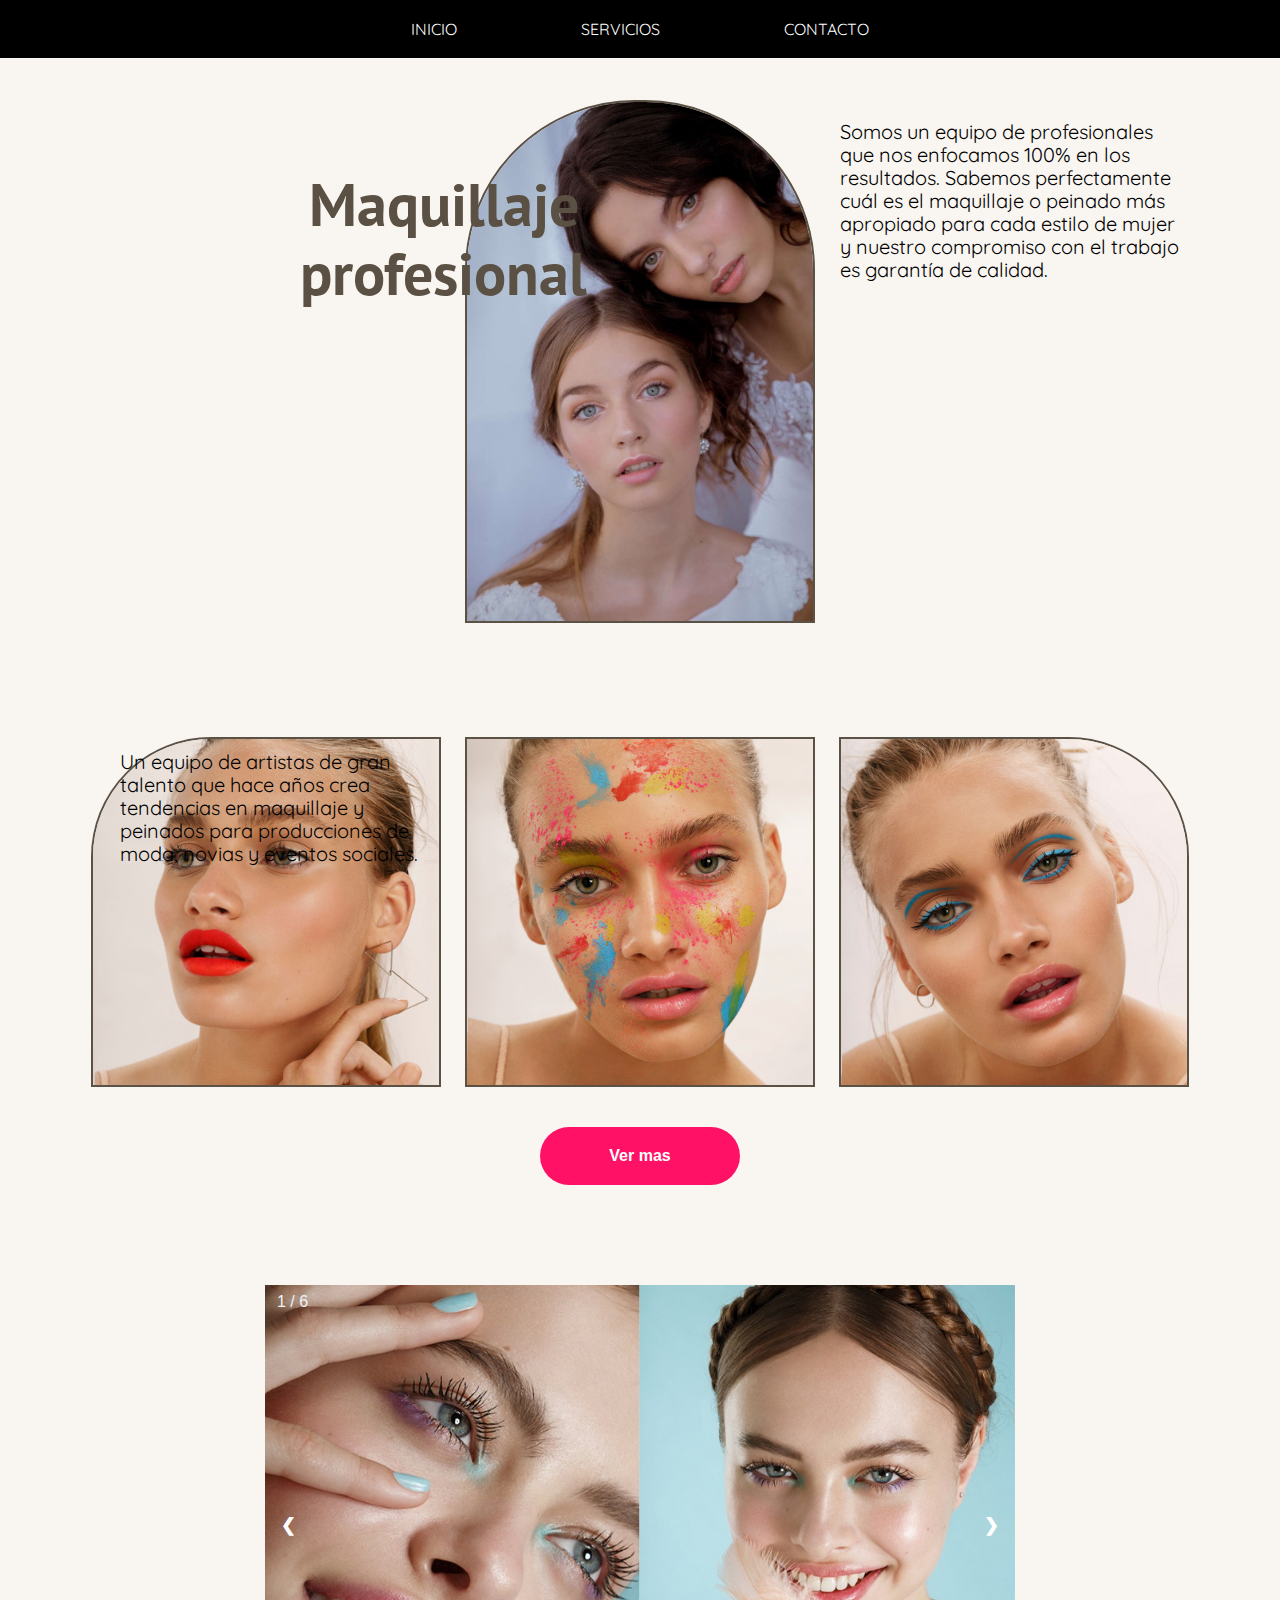
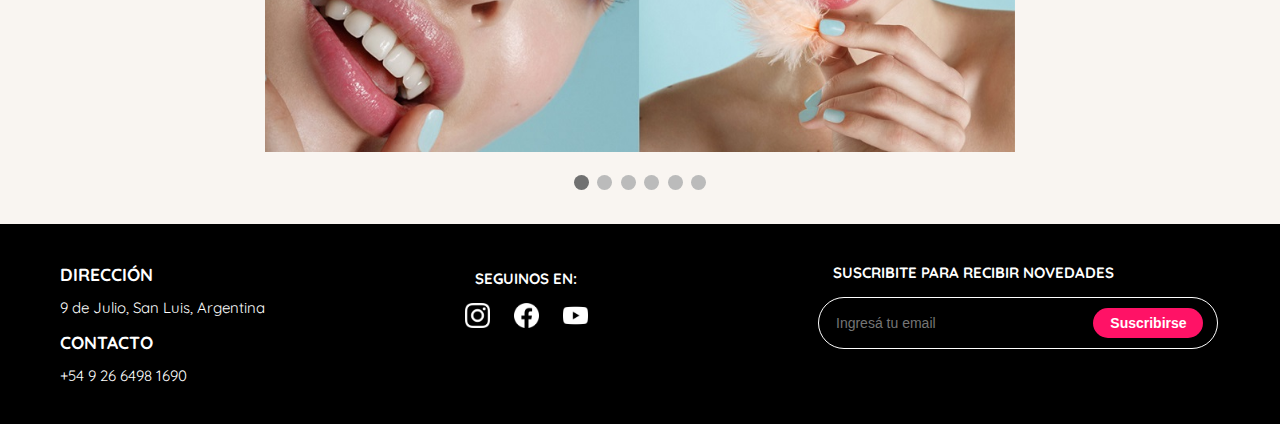
<file: index.html>
<!DOCTYPE html>
<html lang="es">

<head>
    <meta charset="UTF-8">
    <meta http-equiv="X-UA-Compatible" content="IE=edge">
    <meta name="viewport" content="width=device-width, initial-scale=1.0">
    <link rel="preconnect" href="https://fonts.googleapis.com">
    <link rel="preconnect" href="https://fonts.gstatic.com" crossorigin>
    <link href="https://fonts.googleapis.com/css2?family=Quicksand:wght@300&display=swap" rel="stylesheet">
    <link rel="preconnect" href="https://fonts.googleapis.com">
    <link rel="preconnect" href="https://fonts.gstatic.com" crossorigin>
    <link href="https://fonts.googleapis.com/css2?family=Libre+Bodoni&display=swap" rel="stylesheet">
    <link rel="preconnect" href="https://fonts.googleapis.com">
    <link rel="preconnect" href="https://fonts.gstatic.com" crossorigin>
    <link href="https://fonts.googleapis.com/css2?family=PT+Sans:ital@1&display=swap" rel="stylesheet">

    <link rel="stylesheet" href="css/normalize.css">
    <link rel="stylesheet" href="css/reset.css">
    <link rel="stylesheet" href="css/principal.css">
    <link rel="stylesheet" href="css/nav.css">
    <link rel="stylesheet" href="css/galeria.css">
    <link rel="stylesheet" href="css/footer.css">
    <title>Home</title>

    <script>
        function validar2() {
            var patronmail = /^\w+([\.-]?\w+)*@\w+([\.-]?\w+)*(\.\w{2,3})+$/;
            var email = document.suscribirse.email.value;

            if (!patronmail.test(email)) {
                alert("Debe ingresar un email valido");
                document.suscribirse.email.focus();
                return false;
            }
            alert("¡Gracias por suscribirte, pronto te enviaremos novedades!");
            return true;
        }
    </script>
</head>

<body>
    <header>
        <nav class="barra-navegacion">
            <ul>
                <li><a href="index.html">Inicio</a> </li>
                <li><a href="servicios.html">Servicios</a></li>
                <li><a href="formulario.html">Contacto</a></li>
            </ul>
        </nav>
    </header>

    <main>

        <div class="principal">
            <h1 class="titulo-principal">Maquillaje<br>profesional</h1>
            <p class="parrafo1">
                Somos un equipo de profesionales que nos enfocamos 100% en los resultados. Sabemos perfectamente cuál es
                el maquillaje o peinado más apropiado para cada estilo de mujer y nuestro compromiso con el trabajo es
                garantía de calidad.
            </p>
            <p class="parrafo2">Un equipo de artistas de gran talento que hace años crea tendencias en maquillaje y
                peinados para
                producciones de moda, novias y eventos sociales.</p>
            <img class="img-principal" src="img/fotos/Maquillaje-de-Novia.jpeg" alt="">
        </div>

        <div class="imagenes">
            <div class="contenedor-img">
                <img id="img1" src="img/fotos/1.PNG" alt="">
            </div>

            <div class="contenedor-img">
                <img id="img2" src="img/fotos/2.PNG" alt="">
            </div>

            <div class="contenedor-img">
                <img id="img3" src="img/fotos/3.PNG" alt="">
            </div>

            <a href="servicios.html"><input class="imagenes-boton" type="button" value="Ver mas" onclick=""></a>

        </div>

        <div class="container">

            <div class="foto fade">
                <div class="numero">1 / 6</div>
                <img src="img/fotos/carrusel1.jpg" style="width:100%">
            </div>

            <div class="foto fade">
                <div class="numero">2 / 6</div>
                <img src="img/fotos/carrusel2.jpg" style="width:100%">
            </div>

            <div class="foto fade">
                <div class="numero">3 / 6</div>
                <img src="img/fotos/carrusel3.jpg" style="width:100%">
            </div>

            <div class="foto fade">
                <div class="numero">4 / 6</div>
                <img src="img/fotos/carrusel4.jpg" style="width:100%">
            </div>

            <div class="foto fade">
                <div class="numero">5 / 6</div>
                <img src="img/fotos/carrusel5.jpg" style="width:100%">
            </div>

            <div class="foto fade">
                <div class="numero">6 / 6</div>
                <img src="img/fotos/carrusel6.jpg" style="width:100%">
            </div>

            <!-- Botones Anterior y Siguiente -->

            <a class="anterior" onclick="navegarFoto(-1)">&#10094;</a>
            <a class="siguiente" onclick="navegarFoto(1)">&#10095;</a>
        </div>
        <br>

        <!-- Círculos Indicadores -->
        <div style="text-align:center">

            <span class="circulo" onclick="fotoActual(1)"></span>
            <span class="circulo" onclick="fotoActual(2)"></span>
            <span class="circulo" onclick="fotoActual(3)"></span>
            <span class="circulo" onclick="fotoActual(4)"></span>
            <span class="circulo" onclick="fotoActual(5)"></span>
            <span class="circulo" onclick="fotoActual(6)"></span>
        </div>
        <script type="text/javascript" src="js/galeria.js"></script>
    </main>

    <footer>

        <div class="informacion">
            <h3>Dirección</h3>
            <p>9 de Julio, San Luis, Argentina</p>
            <h3>Contacto</h3>
            <p>+54 9 26 6498 1690</p>
        </div>
        <div class="redes">
            <ul>
                <h3>Seguinos en:</h3>
                <li><a href="https://www.instagram.com/frumboliestudio/" target="_blank"><img
                            src="img/iconos/instagram.png" class="redes-icono" alt=""></a></li>
                <li><a href="https://www.facebook.com/bettinafrumboliestudio" target="_blank"><img
                            src="img/iconos/facebook.png" class="redes-icono" alt=""></a></li>
                <li><a href="https://www.youtube.com/user/bettinafrumboli" target="_blank"><img
                            src="img/iconos/youtube.png" class="redes-icono" alt=""></a></li>
            </ul>
        </div>
        <div class="suscribirse">
            <h3>Suscribite para recibir novedades</h3>
            <form class="form-suscribirse" action="" style="width: 400px">
                <input type="email" id="email" placeholder="Ingresá tu email" style="width: 250px">
                <input type="submit" id="boton" value="Suscribirse" onclick="return validar2();">
            </form>
        </div>

    </footer>
</body>

</html>
</file>
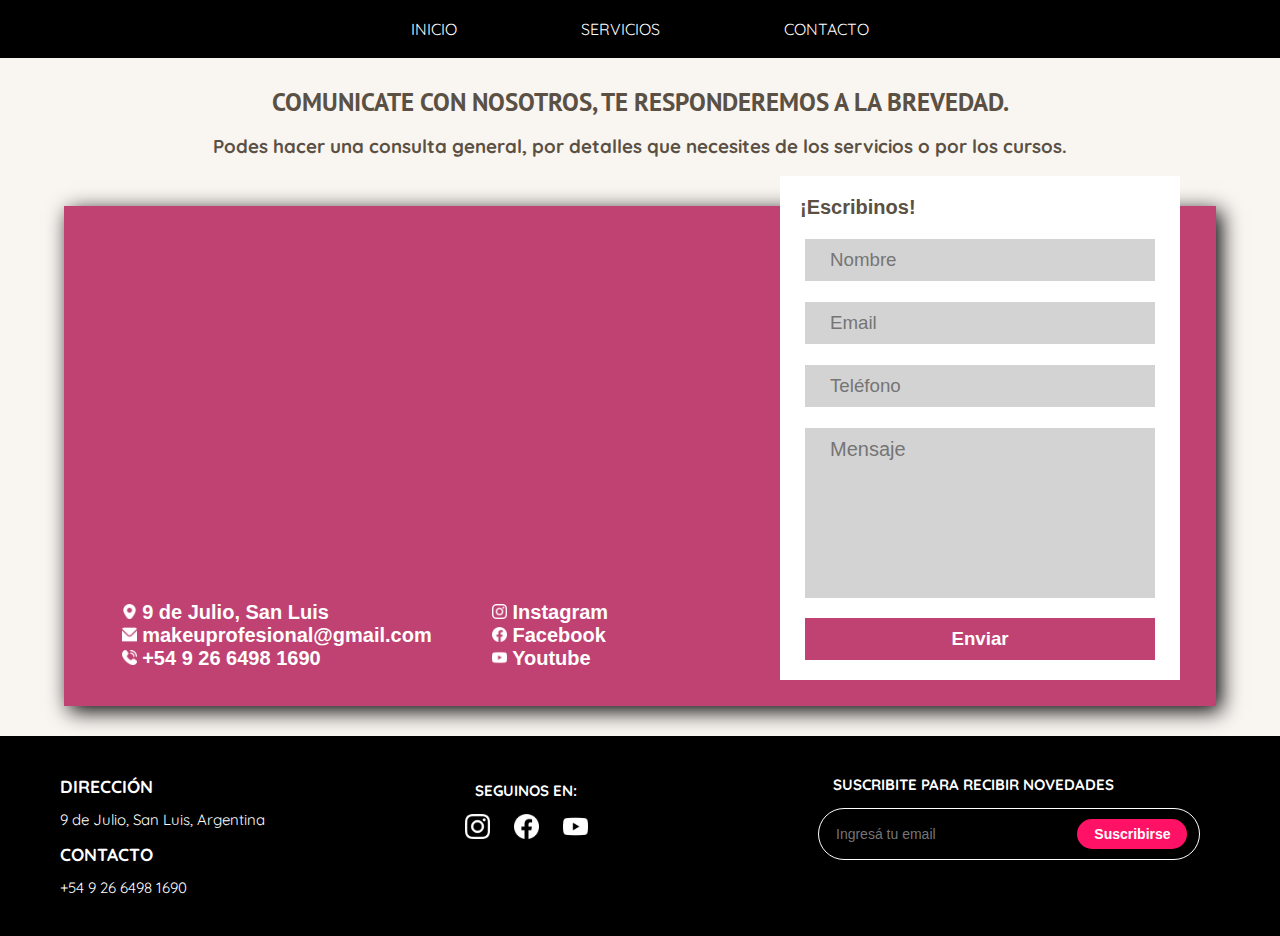
<file: formulario.html>
<!DOCTYPE html>
<html lang="es">

<head>
    <meta charset="UTF-8">
    <meta http-equiv="X-UA-Compatible" content="IE=edge">
    <meta name="viewport" content="width=device-width, initial-scale=1.0">
    <link rel="stylesheet" href="css/normalize.css">
    <link rel="stylesheet" href="css/reset.css">
    <link rel="preconnect" href="https://fonts.googleapis.com">
    <link rel="preconnect" href="https://fonts.gstatic.com" crossorigin>
    <link href="https://fonts.googleapis.com/css2?family=Quicksand:wght@300&display=swap" rel="stylesheet">
    <link rel="preconnect" href="https://fonts.googleapis.com">
    <link rel="preconnect" href="https://fonts.gstatic.com" crossorigin>
    <link href="https://fonts.googleapis.com/css2?family=Libre+Bodoni&display=swap" rel="stylesheet">
    <link rel="preconnect" href="https://fonts.googleapis.com">
    <link rel="preconnect" href="https://fonts.gstatic.com" crossorigin>
    <link href="https://fonts.googleapis.com/css2?family=PT+Sans:ital@1&display=swap" rel="stylesheet">
    <link rel="preconnect" href="https://fonts.googleapis.com">
    <link rel="preconnect" href="https://fonts.gstatic.com" crossorigin>
    <link href="https://fonts.googleapis.com/css2?family=Quicksand:wght@300&display=swap" rel="stylesheet">
    <link rel="preconnect" href="https://fonts.googleapis.com">
    <link rel="preconnect" href="https://fonts.gstatic.com" crossorigin>
    <link href="https://fonts.googleapis.com/css2?family=Libre+Bodoni&display=swap" rel="stylesheet">
    <link rel="stylesheet" href="css/nav.css">
    <link rel="stylesheet" href="css/formulario.css">
    <script type="text/javascript" src="js/validar.js"></script>
    <link rel="stylesheet" href="css/footer.css">

    <title>Contacto</title>
    <script>
        function validar2() {
            var patronmail = /^\w+([\.-]?\w+)*@\w+([\.-]?\w+)*(\.\w{2,3})+$/;
            var email = document.suscribirse.email.value;

            if (!patronmail.test(email)) {
                alert("Debe ingresar un email valido");
                document.suscribirse.email.focus();
                return false;
            }
            alert("¡Gracias por suscribirte, pronto te enviaremos novedades!");
            return true;
        }
    </script>
</head>

<body>

    <header>
        <nav class="barra-navegacion">
            <ul>
                <li><a href="index.html">Inicio</a> </li>
                <li><a href="servicios.html">Servicios</a></li>
                <li><a href="formulario.html">Contacto</a></li>
            </ul>
        </nav>
    </header>

    <main>
        <h3 class="h3-form">Comunicate con nosotros, te responderemos a la brevedad.<h3>
                <p class="parrafo-form">Podes hacer una consulta general, por detalles que necesites de los servicios o
                    por los cursos.</p>
                <section class="contacto">

                    <div class="formulario">
                        <h2 class="form-titulo">¡Escribinos!</h2>
                        <form name="form" action="#" method="get">
                            <input class="form-item" type="text" name="nombre" placeholder="Nombre"><br>
                            <input class="form-item" type="email" name="email" placeholder="Email"><br>
                            <input class="form-item" type="number" name="numero" placeholder="Teléfono"><br>
                            <textarea class="form-item" id="mensaje" cols="33" rows="65"
                                placeholder="Mensaje"></textarea>
                            <input id="form-boton" type="submit" onclick=" return validar();" value="Enviar">
                        </form>
                    </div>

                    <div class="prueba-div">

                        <div class="mapa">
                            <iframe
                                src="https://www.google.com/maps/embed?pb=!1m18!1m12!1m3!1d53348.698971950296!2d-66.42723441123961!3d-33.31113674255144!2m3!1f0!2f0!3f0!3m2!1i1024!2i768!4f13.1!3m3!1m2!1s0x95d43bdf54177323%3A0x2d07469d42ee6071!2sUnicas%20-%20Salon%20De%20Belleza%20-!5e0!3m2!1ses-419!2sar!4v1667285191118!5m2!1ses-419!2sar"
                                width="940" height="450" style="border:0;" allowfullscreen="" loading="lazy"
                                referrerpolicy="no-referrer-when-downgrade"></iframe>
                        </div>

                        <div class="info">
                            <ul class="info-izquierda">
                                <li><img src="img/iconos/marker.png" class="info-icono" alt=""> 9 de Julio, San Luis
                                </li>
                                <li><img src="img/iconos/envelope.png" class="info-icono" alt="">
                                    makeuprofesional@gmail.com</li>
                                <li> <img src="img/iconos/phone-call.png" class="info-icono" alt=""> +54 9 26 6498 1690
                                </li>
                            </ul>
                            <ul class="info-derecha">
                                <li><a href="https://www.instagram.com/frumboliestudio/" target="_blank"><img src="img/iconos/instagram.png" class="info-icono" alt="">
                                        Instagram</a></li>
                                <li><a href="https://www.facebook.com/bettinafrumboliestudio" target="_blank"><img src="img/iconos/facebook.png" class="info-icono" alt="">
                                        Facebook</a></li>
                                <li><a href="https://www.youtube.com/user/bettinafrumboli" target="_blank"><img src="img/iconos/youtube.png" class="info-icono" alt=""> Youtube</a>
                                </li>
                            </ul>
                        </div>
                    </div>


                </section>
    </main>


    <footer>
        <div class="informacion">
            <h3>Dirección</h3>
            <p>9 de Julio, San Luis, Argentina</p>
            <h3>Contacto</h3>
            <p>+54 9 26 6498 1690</p>
        </div>
        <div class="redes">
            <ul>
                <h3>Seguinos en:</h3>
                <li><a href="https://www.instagram.com/frumboliestudio/" target="_blank"><img
                            src="img/iconos/instagram.png" class="redes-icono" alt=""></a></li>
                <li><a href="https://www.facebook.com/bettinafrumboliestudio" target="_blank"><img
                            src="img/iconos/facebook.png" class="redes-icono" alt=""></a></li>
                <li><a href="https://www.youtube.com/user/bettinafrumboli" target="_blank"><img
                            src="img/iconos/youtube.png" class="redes-icono" alt=""></a></li>
            </ul>
        </div>
        <div class="suscribirse">
            <h3>Suscribite para recibir novedades</h3>
            <form name="suscribirse" class="form-suscribirse" action="" method="get">
                <input type="text" id="email" placeholder="Ingresá tu email">
                <input type="submit" id="boton" value="Suscribirse" onclick="return validar2();">
            </form>
        </div>

    </footer>

</body>

</html>
</file>
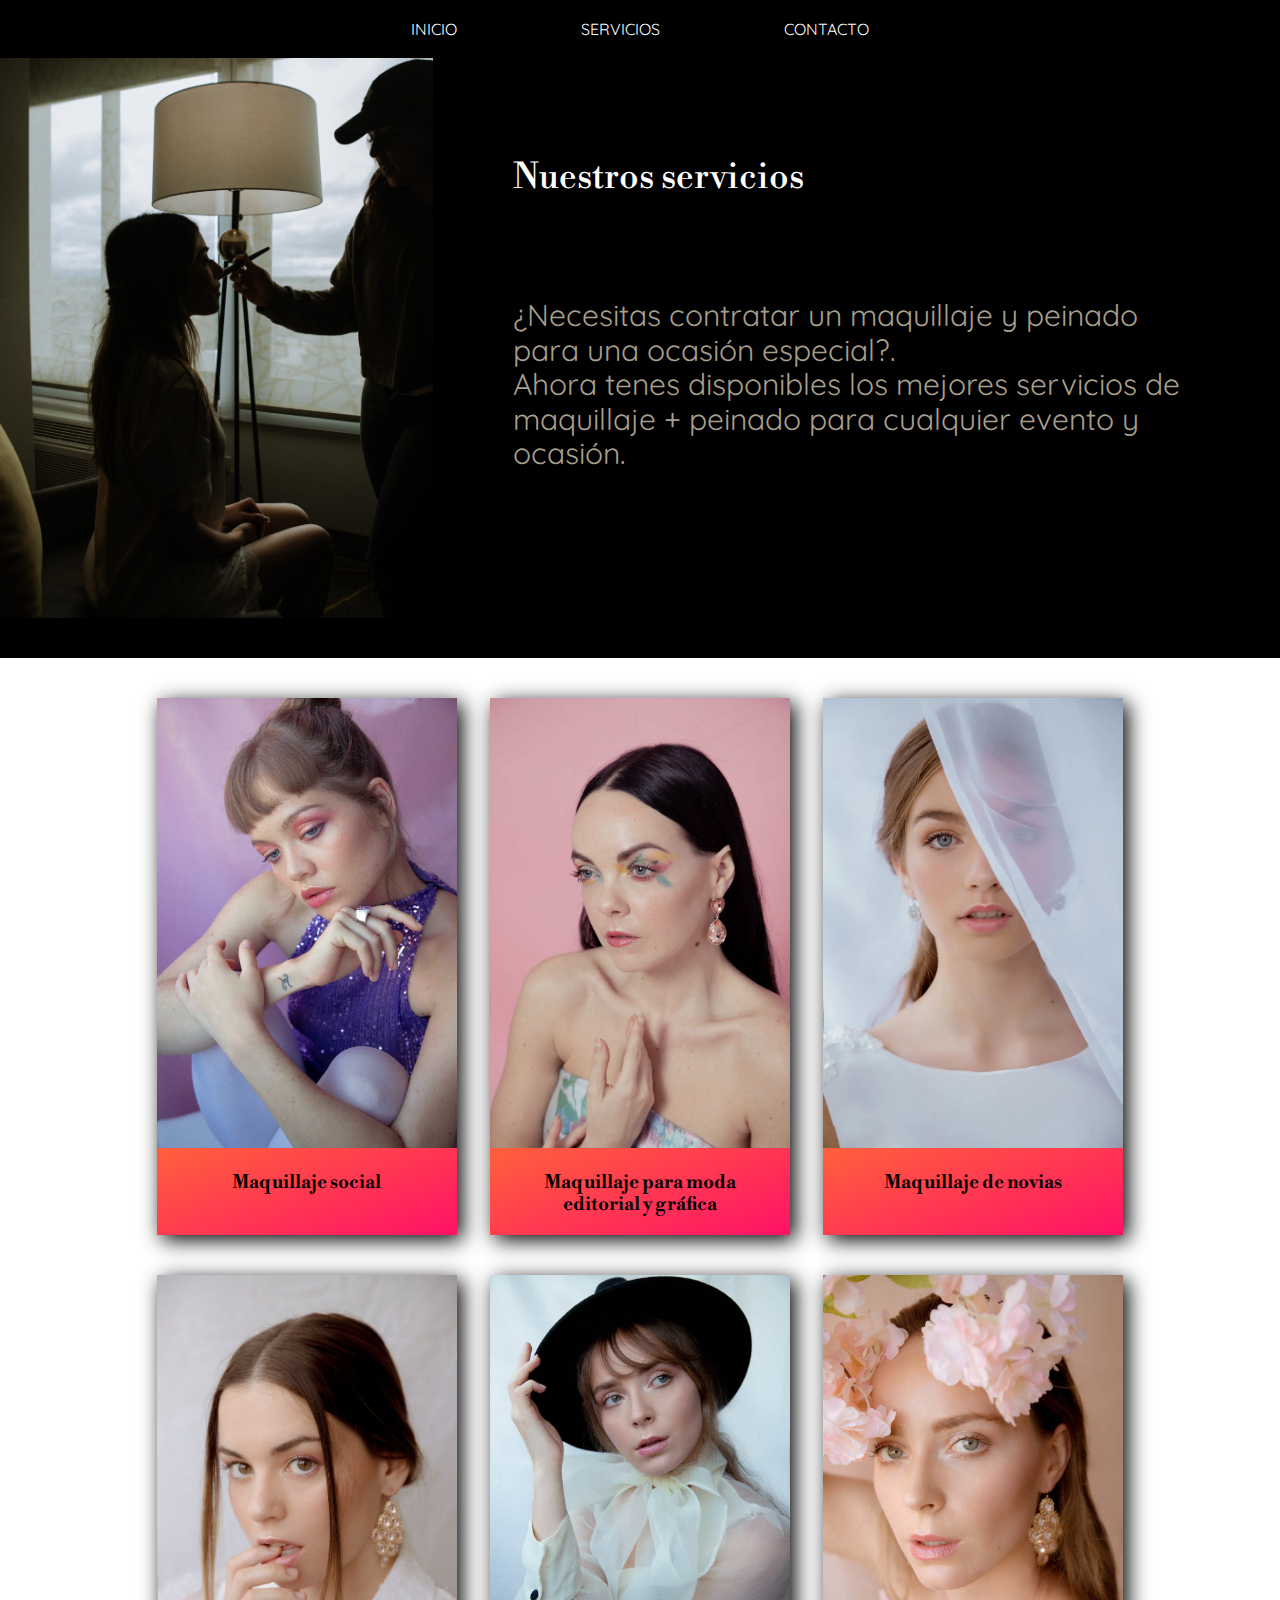
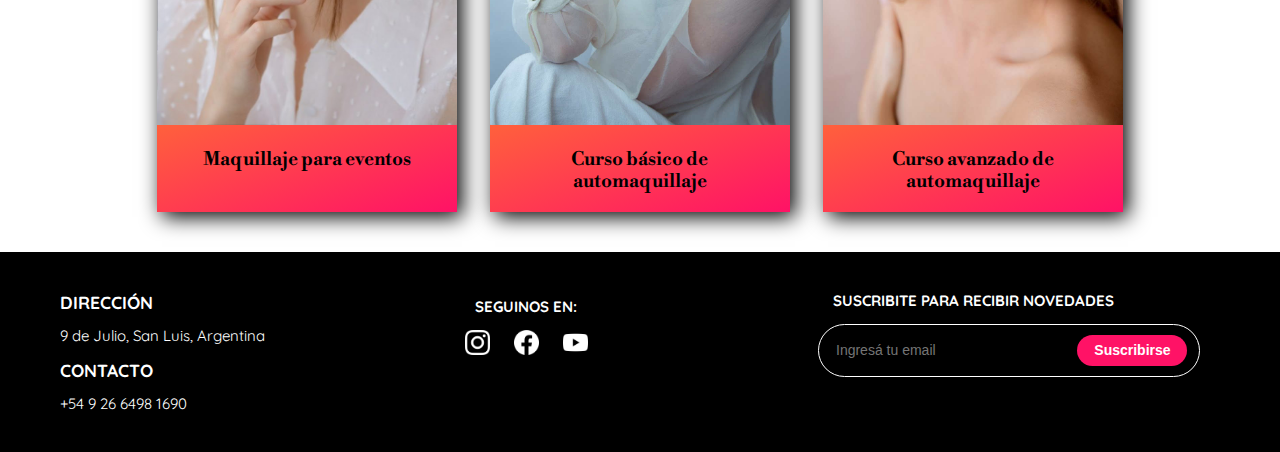
<file: servicios.html>
<!DOCTYPE html>
<html lang="es">

<head>
    <meta charset="UTF-8">
    <meta http-equiv="X-UA-Compatible" content="IE=edge">
    <meta name="viewport" content="width=device-width, initial-scale=1.0">
    <link rel="preconnect" href="https://fonts.googleapis.com">
    <link rel="preconnect" href="https://fonts.gstatic.com" crossorigin>
    <link href="https://fonts.googleapis.com/css2?family=Quicksand:wght@300&display=swap" rel="stylesheet">
    <link rel="preconnect" href="https://fonts.googleapis.com">
    <link rel="preconnect" href="https://fonts.gstatic.com" crossorigin>
    <link href="https://fonts.googleapis.com/css2?family=Libre+Bodoni&display=swap" rel="stylesheet">
    <link rel="stylesheet" href="css/normalize.css">
    <link rel="stylesheet" href="css/reset.css">
    <link rel="stylesheet" href="css/nav.css">
    <link rel="stylesheet" href="css/servicios.css">
    <link rel="stylesheet" href="css/footer.css">
    <title>Servicios</title>
    <script>
        function validar2() {
            var patronmail = /^\w+([\.-]?\w+)*@\w+([\.-]?\w+)*(\.\w{2,3})+$/;
            var email = document.suscribirse.email.value;

            if (!patronmail.test(email)) {
                alert("Debe ingresar un email valido");
                document.suscribirse.email.focus();
                return false;
            }
            alert("¡Gracias por suscribirte, pronto te enviaremos novedades!");
            return true;
        }
    </script>
</head>

<body>

    <header>
        <nav class="barra-navegacion">
            <ul>
                <li><a href="index.html">Inicio</a> </li>
                <li><a href="servicios.html">Servicios</a></li>
                <li><a href="formulario.html">Contacto</a></li>
            </ul>
        </nav>
    </header>
    <main>
        <div class="titulo">

            <img src="img/fotos/maquillando.jpg" alt="">
            <h3>Nuestros servicios</h3>
            <p class="descripcion">¿Necesitas contratar un maquillaje y peinado para una ocasión especial?.<br>
                Ahora tenes disponibles los mejores servicios de maquillaje + peinado para cualquier evento y ocasión.</p>
        </div>

        <div class="contenedor-servicio">
            <div class="servicio">
                <img class="imagen-servicio" src="img/fotos/Maquillaje1.jpeg">
                <h3 class="titulo-servicio">Maquillaje social</h3>
                <p class="descripcion-servicio">El maquillaje social es el arte de enmarcar la belleza natural
                    de una mujer. El maquillaje social diferencia que cada mujer es única y debe destacar su
                    estilo personal.</p>
            </div>
            <div class="servicio">
                <img class="imagen-servicio" src="img/fotos/Maquillaje2.jpeg" alt="">
                <h3 class="titulo-servicio">Maquillaje para moda editorial y gráfica</h3>
                <p class="descripcion-servicio">
                    Hemos trabajado con los mejores fotógrafos y productores de moda del país. Nos enfocamos 100% en los
                    looks y la estética buscada.</p>
            </div>
            <div class="servicio">
                <img class="imagen-servicio" src="img/fotos/Maquillaje3.webp" alt="">
                <h3 class="titulo-servicio">Maquillaje de novias</h3>
                <p class="descripcion-servicio">Como maquilladora profesional, el maquillaje de novia es una de mis
                    especialidades. Con años de experiencia en maquillaje para bodas, infórmate de todos mis servicios
                </p>
            </div>
            <div class="servicio">
                <img class="imagen-servicio" src="img/fotos/Maquillaje6.jpg" alt="">
                <h3 class="titulo-servicio">Maquillaje para eventos</h3>
                <p class="descripcion-servicio">
                    Como maquilladora profesional, el maquillaje para todo tipo de
                    eventos es una de mis especialidades. Con años de experiencia en maquillaje para eventos al
                    mejor precio infórmate de todos mis servicios.</p>
            </div>
            <div class="servicio">
                <img class="imagen-servicio" src="img/fotos/Maquillaje4.jpeg" alt="">
                <h3 class="titulo-servicio">Curso básico de automaquillaje</h3>
                <p class="descripcion-servicio">Curso básico de automaquillaje donde
                    hacemos más énfasis en la preparación e hidratación de la piel para conseguir un maquillaje
                    natural impecable.</p>
            </div>
            <div class="servicio">
                <img class="imagen-servicio" src="img/fotos/Maquillaje5.jpg" alt="">
                <h3 class="titulo-servicio">Curso avanzado de automaquillaje</h3>
                <p class="descripcion-servicio">Con el curso completo aprenderás técnicas avanzadas de maquillaje y el
                    uso
                    adecuado de
                    cosméticos y brochas, para un look completo espectacular.</p>
            </div>
        </div>
    </main>


    <footer>
        <div class="informacion">
            <h3>Dirección</h3>
            <p>9 de Julio, San Luis, Argentina</p>
            <h3>Contacto</h3>
            <p>+54 9 26 6498 1690</p>
        </div>
        <div class="redes">
            <ul>
                <h3>Seguinos en:</h3>
                <li><a href="https://www.instagram.com/frumboliestudio/" target="_blank"><img
                            src="img/iconos/instagram.png" class="redes-icono" alt=""></a></li>
                <li><a href="https://www.facebook.com/bettinafrumboliestudio" target="_blank"><img
                            src="img/iconos/facebook.png" class="redes-icono" alt=""></a></li>
                <li><a href="https://www.youtube.com/user/bettinafrumboli" target="_blank"><img
                            src="img/iconos/youtube.png" class="redes-icono" alt=""></a></li>
            </ul>
        </div>
        <div class="suscribirse">
            <h3>Suscribite para recibir novedades</h3>
            <form name="suscribirse" class="form-suscribirse" action="" method="get">
                <input type="text" id="email" placeholder="Ingresá tu email">
                <input type="submit" id="boton" value="Suscribirse" onclick="return validar2();">
            </form>
        </div>

    </footer>
</body>

</html>
</file>
<file: css/principal.css>
body{
    background-color: #f9f5f1;
}
main{
    margin-bottom: 30px;
}
.titulo-principal {
    color: #5a5043;
    font-size: 60px;
    font-family: 'PT Sans', sans-serif;
    font-weight: bold;
    position: absolute;
    top: 170px;
    text-align: center;
    left: 300px;

}

.parrafo1 {
    width: 350px;
    text-align: left;
    position: absolute;
    right: 90px;
    font-family: 'Quicksand', sans-serif;
    font-size: 20px;
    color: black;
}
.parrafo2{
    color: black;
    width: 300px;
    text-align: left;
    position: absolute;
    left: 120px;
    bottom: 15px;
    font-family: 'Quicksand', sans-serif;
    font-size: 20px;
}

.principal {
    text-align: center;
    margin:100px 0 30px 0;
}

.img-principal {
    margin: 0 auto;
    width: 350px;
    border-top-left-radius: 170px;
    border-top-right-radius: 170px;
    border: 2px solid #5b5145;

}

.imagenes {
    width: 100%;
    text-align: center;
    margin: 100px 0;
}

.contenedor-img {
    width: 350px;
    height: 350px;
    display: inline-block;
    margin: 10px;
}

.contenedor-img img {
    width: 100%;
    border: 2px solid #5b5145;
}

#img1 {
    border-top-left-radius: 120px;

}

#img3 {
    border-top-right-radius: 120px;
}

.imagenes-boton {
    display: block;
    background-color: #ff1266;
    margin: 30px auto;
    width: 200px;
    padding: 20px;

    color: white;
    border-style: none;
    border-radius: 100px;
    font-weight: bold;
}

.imagenes-boton:hover {
    background: linear-gradient(160deg, #ff4d47, #ff1266);
    cursor: pointer;
    transform: scale(1.1);
}

a {
    text-decoration: none;
}
</file>
<file: css/nav.css>
body{
    padding: 0;
    margin:0;
}
.barra-navegacion {
    background: black;
    margin: 0;
   position: fixed;
    width: 100%;
    top:0;
    z-index: 10;
}

.barra-navegacion ul {
    list-style: none;
    margin: 0;
    padding: 0;
    text-align: center;
    /*border-bottom:1px solid white;*/
}

.barra-navegacion ul li {
    display: inline-block;

}

.barra-navegacion ul li a {
    color: white;
    display: block;
    padding: 20px 60px;
    text-decoration: none;
    text-transform: uppercase;
    font-family: 'Quicksand', sans-serif;
}

.barra-navegacion li a:hover {
    background-color:  #a79e8c;
}
</file>
<file: css/galeria.css>
* {box-sizing:border-box}

/* Slideshow container */
.container {
  max-width: 750px;
  position: relative;
  margin: auto;
}

/* Hide the images by default */
.foto {
  display: none;
}

/* Next & previous buttons */
.anterior, .siguiente {
  cursor: pointer;
  position: absolute;
  top: 50%;
  width: auto;
  margin-top: -22px;
  padding: 16px;
  color: white;
  font-weight: bold;
  font-size: 18px;
  transition: 0.6s ease;
  border-radius: 0 3px 3px 0;
  user-select: none;
}

/* Position the "next button" to the right */
.siguiente {
  right: 0;
  border-radius: 3px 0 0 3px;
}

/* On hover, add a black background color with a little bit see-through */
.anterior:hover, .siguiente:hover {
  background-color: rgba(0,0,0,0.8);
}

/* Number text (1/3 etc) */
.numero {
  color: #f2f2f2;
  font-size: 16px;
  padding: 8px 12px;
  position: absolute;
  top: 0;
}

/* The dots/bullets/indicators */
.circulo {
  cursor: pointer;
  height: 15px;
  width: 15px;
  margin: 0 2px;
  background-color: #bbb;
  border-radius: 50%;
  display: inline-block;
  transition: background-color 0.6s ease;
}

.active, .circulo:hover {
  background-color: #717171;
}

/* Fading animation */
.fade {
  -webkit-animation-name: fade;
  -webkit-animation-duration: 1.5s;
  animation-name: fade;
  animation-duration: 1.5s;
}

@-webkit-keyframes fade {
  from {opacity: .4}
  to {opacity: 1}
}

@keyframes fade {
  from {opacity: .4}
  to {opacity: 1}
}
</file>
<file: css/footer.css>
:focus{
   outline: none;
}
 footer{
    background-color: black;
    margin:0;
    width: 100%;
    height: 200px;
 }
 .informacion{
   font-family: 'Quicksand', sans-serif;
    font-size: 15px;
    color:white;
    width: 30%;
    height: 200px;
    padding: 40px 0 40px 60px;
    float: left;
    box-sizing: border-box;
    margin: 0;
    
 }
 .informacion h3{
   text-transform: uppercase;
    font-family: 'Quicksand', sans-serif;
 }
 .redes{
  
    width: 30%;
    height: 200px;
    padding: 30px 100px 40px 0px;
    margin:0;
    float: left;
    left:300px;
    top:0;
    box-sizing: border-box;
    font-family: 'Quicksand', sans-serif;
    text-align: center;
 }
 .redes h3{
   text-transform: uppercase;
   font-family: 'Quicksand', sans-serif;
    font-size: 15px;
    color:white;
    margin:0;
    padding: 0;
    margin-bottom: 15px;
 }
 .redes-icono{
    width: 25px;
 }
 .redes li{
    list-style: none;
    margin: 0;
    padding:0;
    display: inline;
    padding-right: 10px;
    align-items: center;
    padding-left: 10px;
 }
 redes ul{
    margin:0;
    padding:0;
 }
 .suscribirse{
    width: 40%;
    height: 200px;
    padding: 40px 0 40px 50px;
    margin:0;
    float: left;
    left:600px;
    top:0;
    box-sizing: border-box;
 }
 .suscribirse h3{
   text-transform: uppercase;
   font-family: 'Quicksand', sans-serif;
    font-size: 15px;
    color:white;
    margin: 0 0 15px 15px;
 }
 #email{
    border-style: none;
    padding: 7px;
    width: 220px;
    background-color: black;
    margin-right: 10px;
    font-size: 14px;
    color: white;
 }
 #boton{
    padding: 7px;
    border-style: none;
    border-radius: 20px;
    width: 110px;
    background-color: #ff1266; 
    font-weight: bold;
    color:white;
    font-size: 14px;
 }
 #boton:hover{
   cursor: pointer;
   background: linear-gradient(160deg, #ff4d47, #ff1266);
 }
 .form-suscribirse{
    border: 1px solid white;
    border-radius: 50px;
    padding: 10px;
    width: 360px;
    background-color: black;
 }
</file>
<file: css/formulario.css>
body {
    background-color: #f9f5f1;
}

.barra-navegacion {
    position: static;
}

.h3-form {
    padding-top: 30px;
    color: #5a5043;
    /* #2a4139;*/
    text-transform: uppercase;
    text-align: center;
    font-weight: bold;
    font-family: 'PT Sans', sans-serif;
    font-size: 25px;
}

.parrafo-form {
    color: #5a5043;
    text-align: center;
    font-family: 'Quicksand', sans-serif;
}

.contacto {
    width: 100%;
    position: relative;
    padding: 30px 0;
}

.formulario {
    width: 400px;
    position: absolute;
    right: 100px;
    top: 0;
    z-index: 2;
    background-color: white;
    /*border-radius: 10px;*/
}

.form-titulo {
    text-align: left;
    font-weight: bold;
    margin: 20px 20px 0 20px;
    font-size: 20px;
    color: #5a5043;
    /*#2a4139;*/
}

.formulario form {
    width: 95%;
    margin: 0 auto;
    display: flex;
    flex-direction: column;
    justify-content: center;
    align-items: center;
    background-color: white;
    padding: 20px 0;

}
.formulario input{
    display: block;
    padding: 10px 25px;
    width: 300px;
    background-color: lightgray;
    /*whitesmoke;*/
    border-style: none;
}

.form-item:focus {
    outline: 3px solid #c04272;
    border-style: none;
}

.incorrecto:focus {
    outline: 3px solid red;
    border-style: none;
}

.form-item {
    display: block;
    padding: 10px 25px;
    width: 300px;
    background-color: lightgray;
    /*whitesmoke;*/
    border-style: none;
}

#mensaje {
    overflow: auto;
    resize: none;
    font-size: 20px;
    height: 150px;
    background-color: lightgray;
    padding: 10px 25px;
    width: 300px;
}

#form-boton {
    display: block;
    padding: 10px 25px;
    width: 350px;
    margin: 20px 0 0 0;
    background-color: #c04272;
    /*#51655b;*/
    /* #0e0e0e #122222 #1b4544 #2a4139 */
    border-style: none;
    color: white;
    font-weight: bold;
    cursor: pointer;
    transition: 1s all;

}

#form-boton:hover {
    background-color: #ff1266;

}

.prueba-div {
    background-color: #c04272;
    /*#51655b;*/
    box-shadow: 5px 5px 20px black;
    width: 90%;
    height: 500px;
    box-sizing: border-box;
    margin: 0 auto;
    display: flex;
    flex-direction: column;
    justify-content: center;
    align-items: center;
    position: relative;
}

.mapa iframe {
    width: 100%;
    height: 300px;
}

.mapa {
    width: 100%;
    padding-top: 35px;
    top: -20px;
    position: relative;
    z-index: 1;
}

.info {
    position: relative;
    align-items: left;
    width: 90%;
}

.info ul {
    display: inline-block;
    padding: 0;
    margin: 20px 55px 0 0;
}

.info li {
    color: white;
    text-align: left;
    font-size: 20px;
    list-style: none;
}

.info-icono {
    width: 15px;
}

.info a {
    text-decoration: none;
    color: white;
}

.info a:hover {
    color: #c5094b;
}
</file>
<file: css/servicios.css>
/*colores
        rosa,naranja,amarillo,amarilloclaro,verde, verdelimon: #e8d536
        #ff1266;#ff9321;#ffd534;#faff81; color: #dbffc3;}
        */
 .titulo {
     display: block;
     background: black;
     margin:0;
     padding: 0;
     height: 600px;
 }

 .titulo h3 {
    background-color: black;
    font-family: 'Libre Bodoni', serif;
    font-weight: normal;
     color: white;
     /*text-transform: uppercase;*/
     padding: 100px 0 0 0;
     font-size: 35px;
     margin-top: 58px;
     color: white;

 }
 
 .titulo img{
    height: 560px;
    float: left;
    margin-right: 80px;
 }

 .titulo p {
     color: #a79e8c;
     font-size: 30px;
     font-family: 'Quicksand', sans-serif;
     margin-top:100px;
     margin-right: 80px;
 }

 .contenedor-servicio {
     display: grid;
     grid-template-columns: 1fr 1fr 1fr;
     grid-template-rows: 1f1 1f1;
     width: 1000px;
     margin: 40px auto;
     margin-bottom: 0;
 }

 .servicio {
     width: 300px;
     background: linear-gradient(160deg, #ffd534, #ff9321, #ff1266);
     /*border: 1px solid black;*/
     margin: 0 auto;
     margin-bottom: 40px;
     box-shadow: 5px 5px 20px black;
     /*#ff7844;*/
 }

 .imagen-servicio {
     width: 300px;
 }

 .titulo-servicio {
     text-align: center;
     padding: 20px;
     font-family: 'Libre Bodoni', serif;
 }

 .descripcion-servicio {
     padding: 20px;
     text-align: left;
     visibility: hidden;
     position: absolute;
     width: 260px;
     bottom: 71px;
     background-color: rgb(27, 27, 27, .5);
     color: white;
     font-family: 'Quicksand', sans-serif;
 }

 .servicio:hover {
     transform: scale(1.1);
     cursor: pointer;
 }

 .servicio:hover .descripcion-servicio {
     visibility: visible;
 }
</file>
